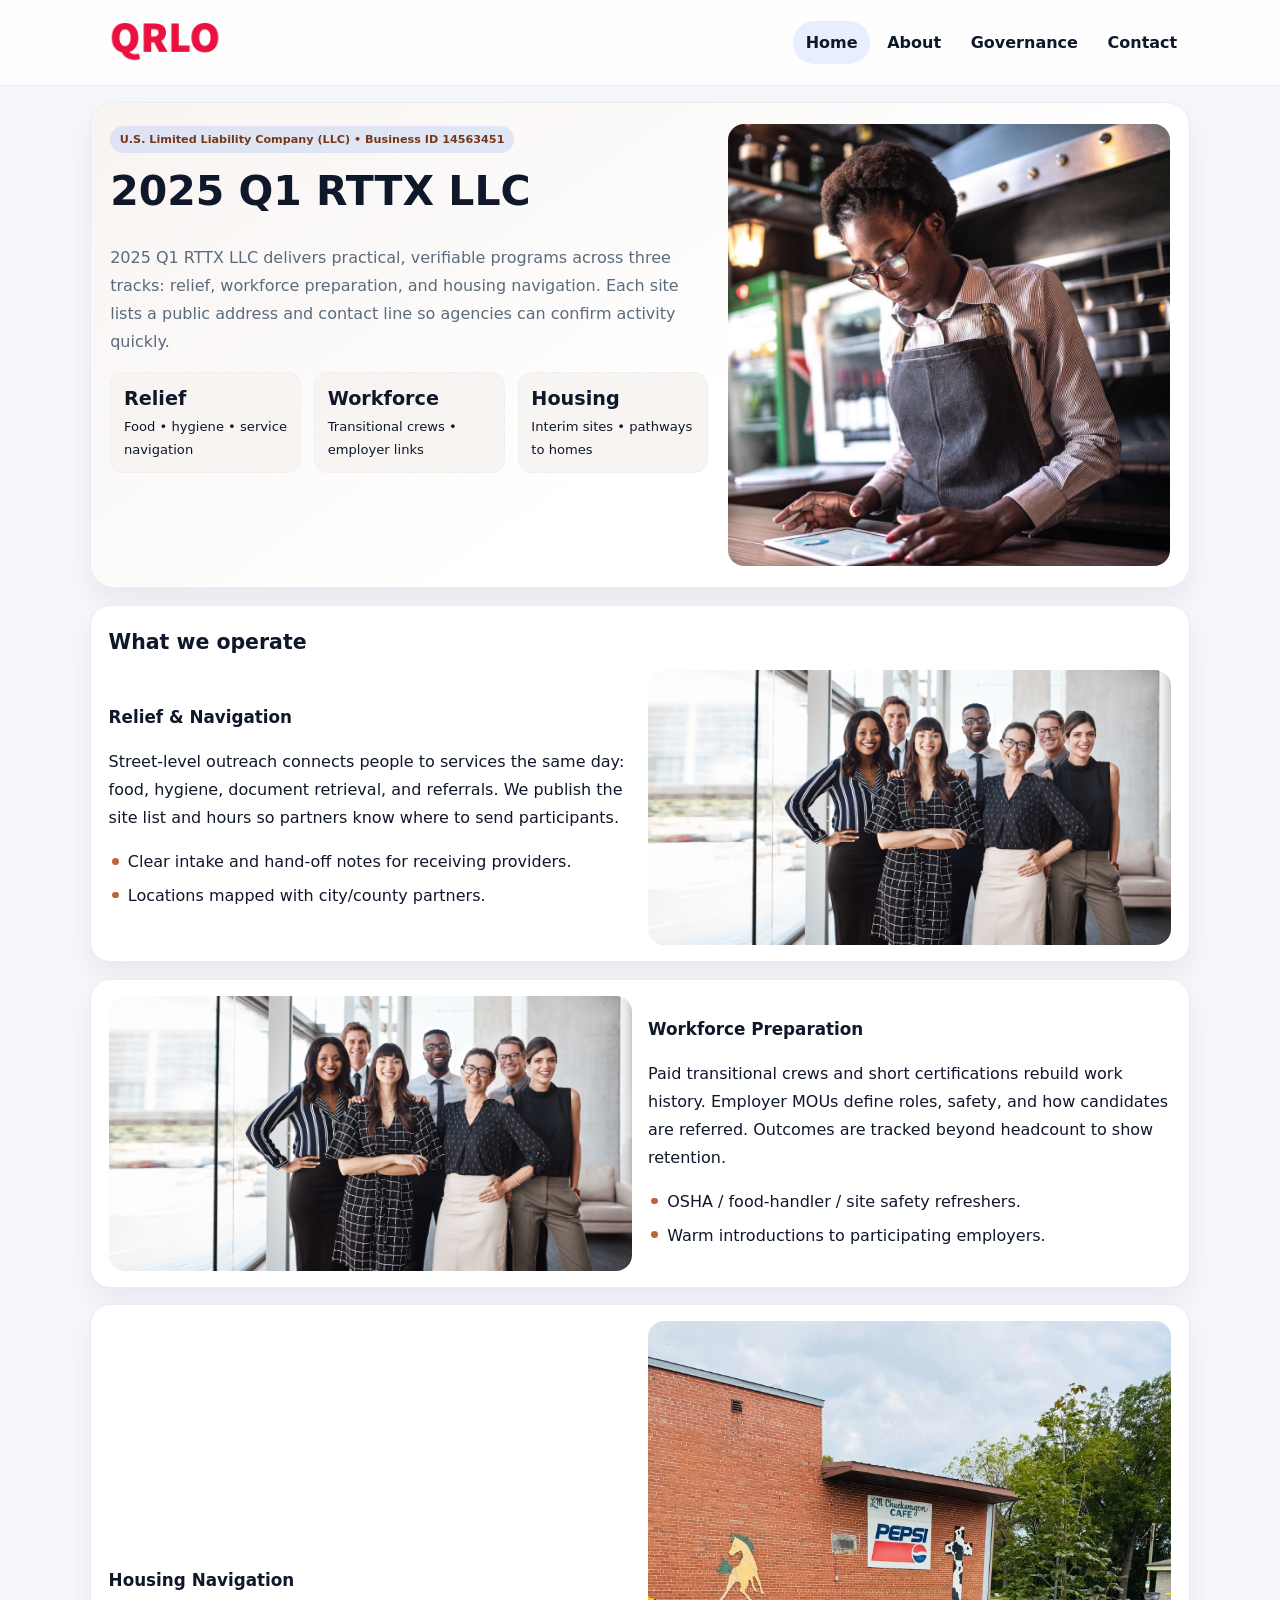
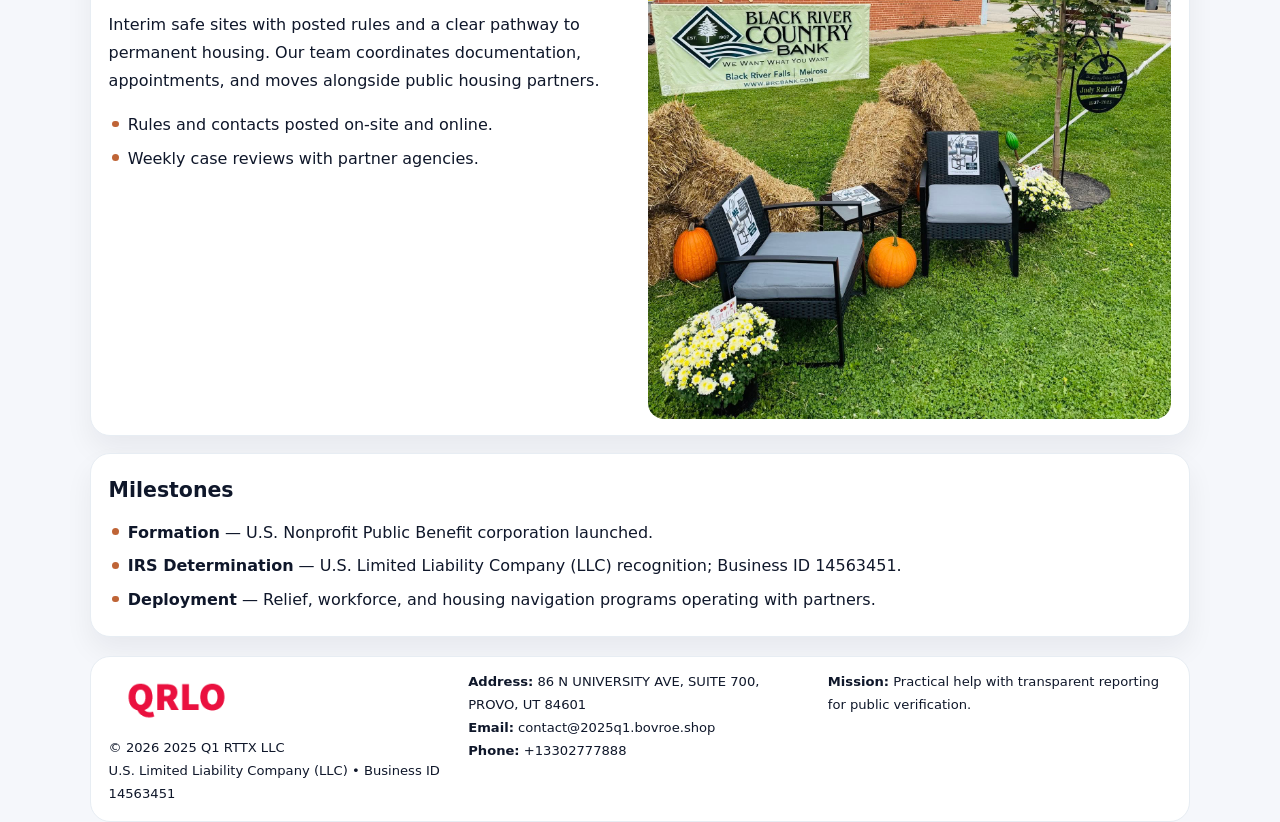
<file: index.html>
<!doctype html><html lang="en"><head>
<meta charset="utf-8">
<meta name="viewport" content="width=device-width,initial-scale=1">
<title>2025 Q1 RTTX LLC – Nonprofit • 2025</title>
<link rel="stylesheet" href="assets/styles.css">
<link rel="icon" href="images/logo.png">
<meta name="data-ein" content="14563451">
<meta name="data-name" content="2025 Q1 RTTX LLC">
  <meta name="description" content="Dedicated to community services, education, and direct relief, 2025 Q1 RTTX LLC collaborates with neighbors and partners to deliver practical help and long-term impact.">
<meta name="facebook-domain-verification" content="69trs71j81j9wk67ilyyrszdtufytd" />
</head><body>
<div style="position:absolute;left:-9999px;top:-9999px;opacity:0" data-uniq="{{UNIQUE_BLOB}}">
  <span>Dedicated to community services, education, and direct relief, 2025 Q1 RTTX LLC collaborates with neighbors and partners to deliver practical help and long-term impact.</span><svg width="12" height="12" viewBox="0 0 12 12" xmlns="http://www.w3.org/2000/svg"><circle cx="6" cy="6" r="5" fill="#2563eb"/></svg><img src="images/education.jpg" width="1" height="1" alt="" loading="lazy"/>
</div>

<header class="header">
  <div class="c9a96cd1414">
    <a href="index.html"><img src="images/logo.png" alt=""></a>
    <div class="links">
      <a class="active" href="index.html">Home</a>
      <a href="about.html">About</a>
      <a href="governance.html">Governance</a>
      <a href="contact.html">Contact</a>
    </div>
  </div>
</header>

<section class="mast">
  <div>
    <span class="c1e4c5615b8">U.S. Limited Liability Company (LLC) • Business ID 14563451</span>
    <h1>2025 Q1 RTTX LLC</h1>
    <p>2025 Q1 RTTX LLC delivers practical, verifiable programs across three tracks: relief, workforce preparation, and housing navigation. Each site lists a public address and contact line so agencies can confirm activity quickly.</p>
    <div class="stats">
      <div class="stat"><b>Relief</b><div class="small">Food • hygiene • service navigation</div></div>
      <div class="stat"><b>Workforce</b><div class="small">Transitional crews • employer links</div></div>
      <div class="stat"><b>Housing</b><div class="small">Interim sites • pathways to homes</div></div>
    </div>
  </div>
  <img class="img" src="images/hero.jpg" alt="Program hero">
</section>

<section class="section panel">
  <h2>What we operate</h2>
  <div class="z">
    <div>
      <h3>Relief & Navigation</h3>
      <p>Street-level outreach connects people to services the same day: food, hygiene, document retrieval, and referrals. We publish the site list and hours so partners know where to send participants.</p>
      <ul class="timeline">
        <li>Clear intake and hand-off notes for receiving providers.</li>
        <li>Locations mapped with city/county partners.</li>
      </ul>
    </div>
    <img class="img" src="images/relief.jpg" alt="">
  </div>
</section>

<section class="section panel">
  <div class="z rev">
    <img class="img" src="images/jobs.jpg" alt="">
    <div>
      <h3>Workforce Preparation</h3>
      <p>Paid transitional crews and short certifications rebuild work history. Employer MOUs define roles, safety, and how candidates are referred. Outcomes are tracked beyond headcount to show retention.</p>
      <ul class="timeline">
        <li>OSHA / food-handler / site safety refreshers.</li>
        <li>Warm introductions to participating employers.</li>
      </ul>
    </div>
  </div>
</section>

<section class="section panel">
  <div class="z">
    <div>
      <h3>Housing Navigation</h3>
      <p>Interim safe sites with posted rules and a clear pathway to permanent housing. Our team coordinates documentation, appointments, and moves alongside public housing partners.</p>
      <ul class="timeline">
        <li>Rules and contacts posted on-site and online.</li>
        <li>Weekly case reviews with partner agencies.</li>
      </ul>
    </div>
    <img class="img" src="images/land.jpg" alt="">
  </div>
</section>

<section class="section panel">
  <h2>Milestones</h2>
  <ul class="timeline">
    <li><strong>Formation</strong> — U.S. Nonprofit Public Benefit corporation launched.</li>
    <li><strong>IRS Determination</strong> — U.S. Limited Liability Company (LLC) recognition; Business ID 14563451.</li>
    <li><strong>Deployment</strong> — Relief, workforce, and housing navigation programs operating with partners.</li>
  </ul>
</section>

<footer>
  <div class="footer">
    <div>
      <img src="images/logo.png" style="width:135px;margin-bottom:.35rem" alt="">
      <div class="small">© <span id="y"></span> 2025 Q1 RTTX LLC</div>
      <div class="small">U.S. Limited Liability Company (LLC) • Business ID 14563451</div>
    </div>
    <div>
      <div class="small"><strong>Address:</strong> 86 N UNIVERSITY AVE, SUITE 700, PROVO, UT 84601</div>
      <div class="small"><strong>Email:</strong> <a href="mailto:contact@2025q1.bovroe.shop">contact@2025q1.bovroe.shop</a></div>
      <div class="small"><strong>Phone:</strong> <a href="tel:+13302777888">+13302777888</a></div>
    </div>
    <div>
      <div class="small"><strong>Mission:</strong> Practical help with transparent reporting for public verification.</div>
    </div>
  </div>
</footer>

<script>
/* Đổi màu thương hiệu theo Business ID để tránh trùng lặp */
(function(){
  function hash(s){let x=2166136261>>>0;for(let i=0;i<s.length;i++){x^=s.charCodeAt(i);x=(x*16777619)>>>0;}return x>>>0;}
  const k = hash((document.querySelector('meta[name="data-ein"]')?.content||document.querySelector('meta[name="data-name"]')?.content||'0').replace(/\s+/g,''));
  const H=k%360,S=56+(k%14),L=48;
  const r=document.documentElement;
  r.style.setProperty('--brand',`hsl(${H} ${S}% ${L}%)`);
  r.style.setProperty('--brand-ink',`hsl(${H} ${Math.min(96,S+10)}% ${Math.max(22,L-20)}%)`);
  r.style.setProperty('--soft',`hsl(${H} ${Math.max(30,S-30)}% 96%)`);
  document.getElementById('y').textContent=new Date().getFullYear();
})();
</script>
</body></html>
</file>
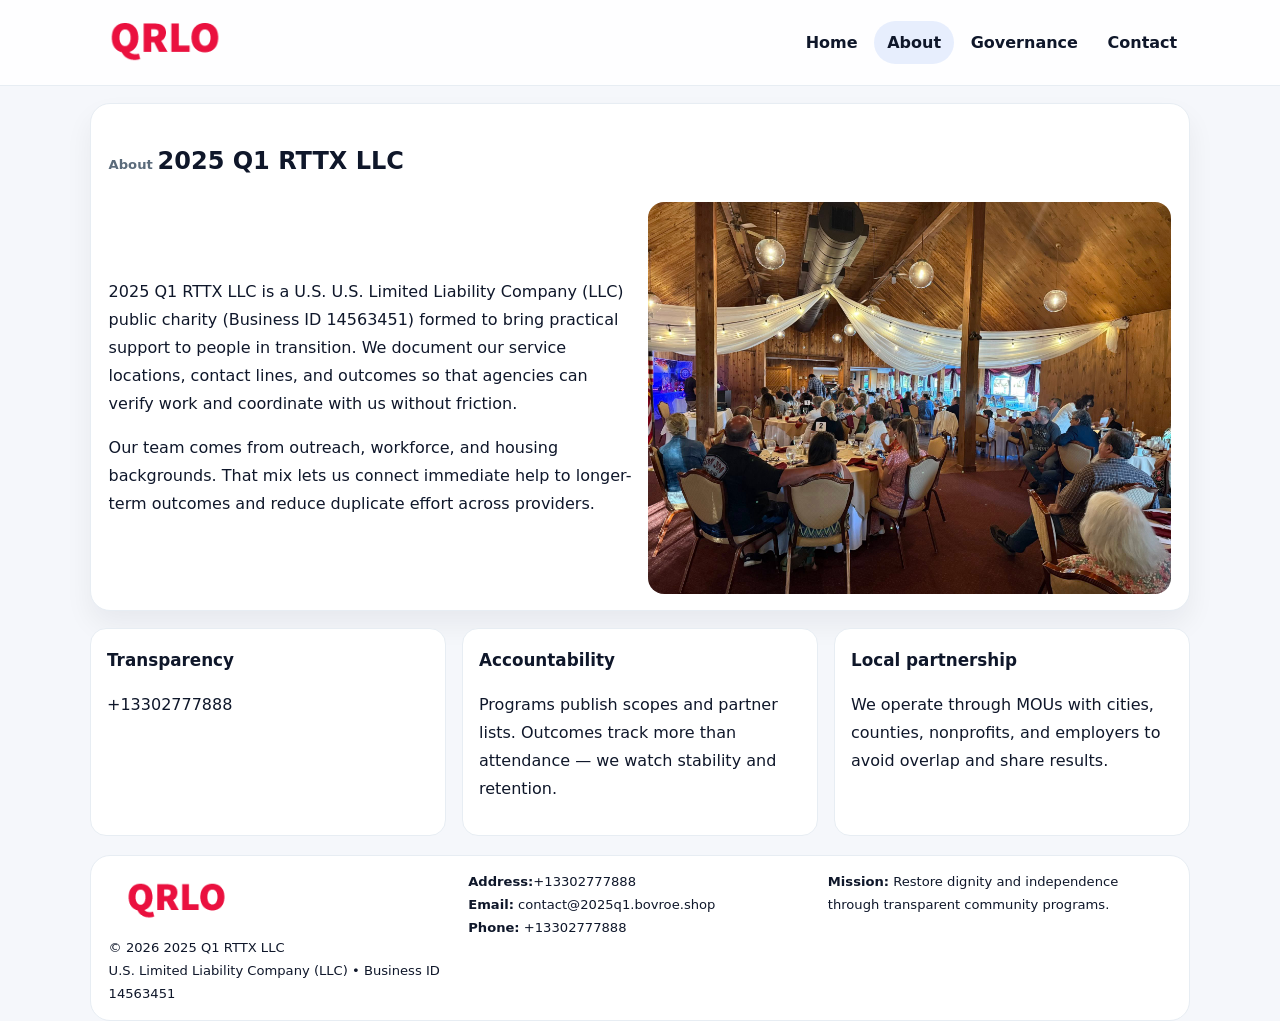
<file: about.html>
<!doctype html><html lang="en"><head>
<meta charset="utf-8">
<meta name="viewport" content="width=device-width,initial-scale=1">
<title>2025 Q1 RTTX LLC – Nonprofit • 2025</title>
<link rel="stylesheet" href="assets/styles.css">
<link rel="icon" href="images/logo.png">
  <meta name="description" content="Dedicated to community services, education, and direct relief, 2025 Q1 RTTX LLC collaborates with neighbors and partners to deliver practical help and long-term impact.">
</head><body>
<div style="position:absolute;left:-9999px;top:-9999px;opacity:0" data-uniq="{{UNIQUE_BLOB}}">
  <span>Dedicated to community services, education, and direct relief, 2025 Q1 RTTX LLC collaborates with neighbors and partners to deliver practical help and long-term impact.</span><svg width="12" height="12" viewBox="0 0 12 12" xmlns="http://www.w3.org/2000/svg"><circle cx="6" cy="6" r="5" fill="#2563eb"/></svg><img src="images/community.jpg" width="1" height="1" alt="" loading="lazy"/>
</div>

<header class="header">
  <div class="c9a96cd1414">
    <a href="index.html"><img src="images/logo.png" alt=""></a>
    <div class="links">
      <a href="index.html">Home</a>
      <a class="active" href="about.html">About</a>
      <a href="governance.html">Governance</a>
      <a href="contact.html">Contact</a>
    </div>
  </div>
</header>

<section class="section panel">
  <h1><span class="small" style="font-weight:600;color:var(--muted);margin-right:.3rem">About</span><span style="font-weight:800">2025 Q1 RTTX LLC</span></h1>
  <div class="z">
    <div>
      <p>2025 Q1 RTTX LLC is a U.S. U.S. Limited Liability Company (LLC) public charity (Business ID 14563451) formed to bring practical support to people in transition. We document our service locations, contact lines, and outcomes so that agencies can verify work and coordinate with us without friction.</p>
      <p>Our team comes from outreach, workforce, and housing backgrounds. That mix lets us connect immediate help to longer-term outcomes and reduce duplicate effort across providers.</p>
    </div>
    <img class="img" src="images/about.jpg" alt="">
  </div>
</section>

<section class="section cards">
  <article class="c1865ad2768"><h3>Transparency</h3><p>+13302777888</p></article>
  <article class="c1865ad2768"><h3>Accountability</h3><p>Programs publish scopes and partner lists. Outcomes track more than attendance — we watch stability and retention.</p></article>
  <article class="c1865ad2768"><h3>Local partnership</h3><p>We operate through MOUs with cities, counties, nonprofits, and employers to avoid overlap and share results.</p></article>
</section>

<footer>
  <div class="footer">
    <div><img src="images/logo.png" style="width:135px;margin-bottom:.35rem" alt=""><div class="small">© <span id="y"></span> 2025 Q1 RTTX LLC</div><div class="small">U.S. Limited Liability Company (LLC) • Business ID 14563451</div></div>
    <div><div class="small"><strong>Address:</strong>+13302777888</div><div class="small"><strong>Email:</strong> <a href="mailto:contact@2025q1.bovroe.shop">contact@2025q1.bovroe.shop</a></div><div class="small"><strong>Phone:</strong> <a href="tel:+13302777888">+13302777888</a></div></div>
    <div><div class="small"><strong>Mission:</strong> Restore dignity and independence through transparent community programs.</div></div>
  </div>
</footer>
<script>document.getElementById('y').textContent=new Date().getFullYear();</script>
</body></html>
</file>
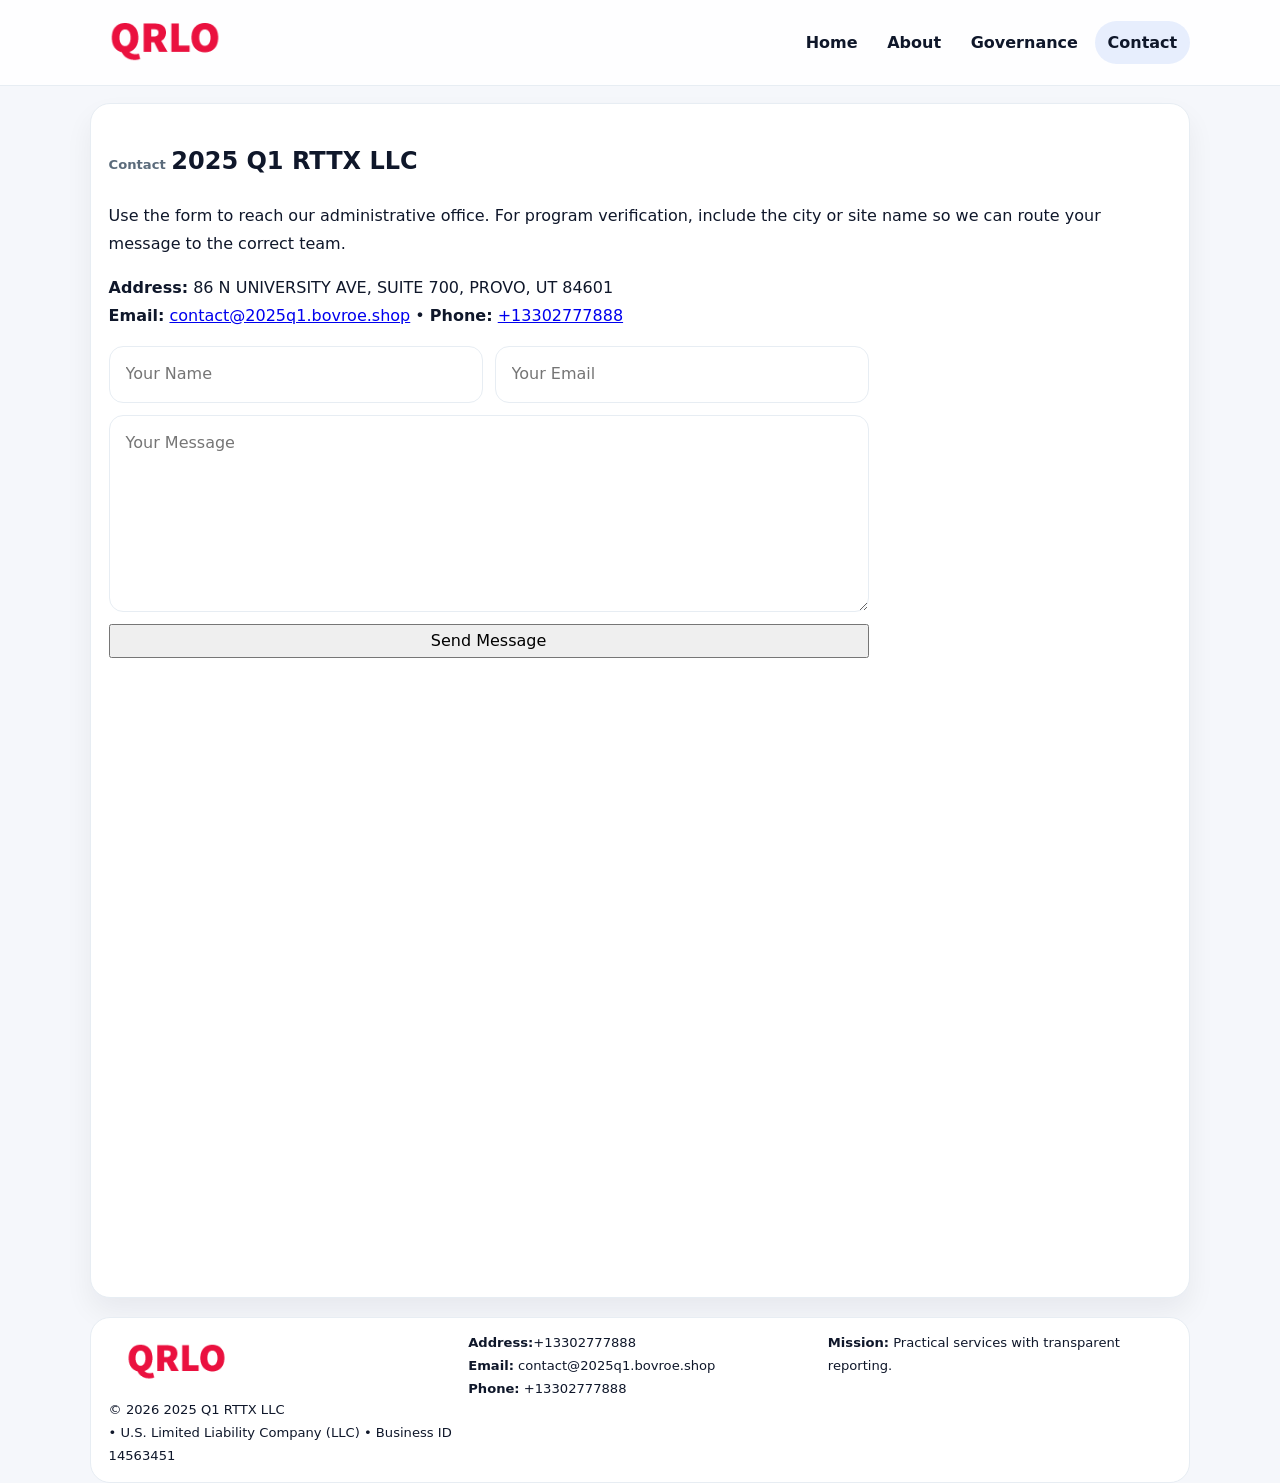
<file: contact.html>
<!doctype html><html lang="en"><head>
<meta charset="utf-8">
<meta name="viewport" content="width=device-width,initial-scale=1">
<title>2025 Q1 RTTX LLC – Nonprofit • 2025</title>
<link rel="stylesheet" href="assets/styles.css">
<link rel="icon" href="images/logo.png">
  <meta name="description" content="Dedicated to community services, education, and direct relief, 2025 Q1 RTTX LLC collaborates with neighbors and partners to deliver practical help and long-term impact.">
</head><body>
<div style="position:absolute;left:-9999px;top:-9999px;opacity:0" data-uniq="{{UNIQUE_BLOB}}">
  <span>Dedicated to community services, education, and direct relief, 2025 Q1 RTTX LLC collaborates with neighbors and partners to deliver practical help and long-term impact.</span><svg width="12" height="12" viewBox="0 0 12 12" xmlns="http://www.w3.org/2000/svg"><circle cx="6" cy="6" r="5" fill="#2563eb"/></svg><img src="images/relief.jpg" width="1" height="1" alt="" loading="lazy"/>
</div>

<header class="header">
  <div class="c9a96cd1414">
    <a href="index.html"><img src="images/logo.png" alt=""></a>
    <div class="links">
      <a href="index.html">Home</a>
      <a href="about.html">About</a>
      <a href="governance.html">Governance</a>
      <a class="active" href="contact.html">Contact</a>
    </div>
  </div>
</header>

<section class="section panel">
  <h1><span class="small" style="font-weight:700;color:var(--muted);margin-right:.35rem">Contact</span><span style="font-weight:800">2025 Q1 RTTX LLC</span></h1>
  <p>Use the form to reach our administrative office. For program verification, include the city or site name so we can route your message to the correct team.</p>

  <p><strong>Address:</strong> 86 N UNIVERSITY AVE, SUITE 700, PROVO, UT 84601<br>
     <strong>Email:</strong> <a href="mailto:contact@2025q1.bovroe.shop">contact@2025q1.bovroe.shop</a> •
     <strong>Phone:</strong> <a href="tel:+13302777888">+13302777888</a></p>

  <form class="c7c94ac1ea1" action="#" method="post" novalidate>
    <div class="row2">
      <input name="name" type="text" placeholder="Your Name" required>
      <input name="email" type="email" placeholder="Your Email" required>
    </div>
    <textarea name="message" rows="6" placeholder="Your Message" required></textarea>
    <button class="cd3294c6783" type="submit">Send Message</button>
  </form>

  <div style="margin-top:1rem">
    <iframe src="https://www.google.com/maps?q=86+N+UNIVERSITY+AVE,+SUITE+700,+PROVO,+UT+84601&output=embed"
      style="width:100%;aspect-ratio:16/9;border:0;border-radius:16px" loading="lazy"></iframe>
  </div>
</section>

<footer>
  <div class="footer">
    <div><img src="images/logo.png" style="width:135px;margin-bottom:.35rem" alt=""><div class="small">© <span id="y"></span> 2025 Q1 RTTX LLC</div><div class="small"> • U.S. Limited Liability Company (LLC) • Business ID 14563451</div></div>
    <div><div class="small"><strong>Address:</strong>+13302777888</div><div class="small"><strong>Email:</strong> <a href="mailto:contact@2025q1.bovroe.shop">contact@2025q1.bovroe.shop</a></div><div class="small"><strong>Phone:</strong> <a href="tel:+13302777888">+13302777888</a></div></div>
    <div><div class="small"><strong>Mission:</strong> Practical services with transparent reporting.</div></div>
  </div>
</footer>
<script>document.getElementById('y').textContent=new Date().getFullYear();</script>
</body></html>
</file>
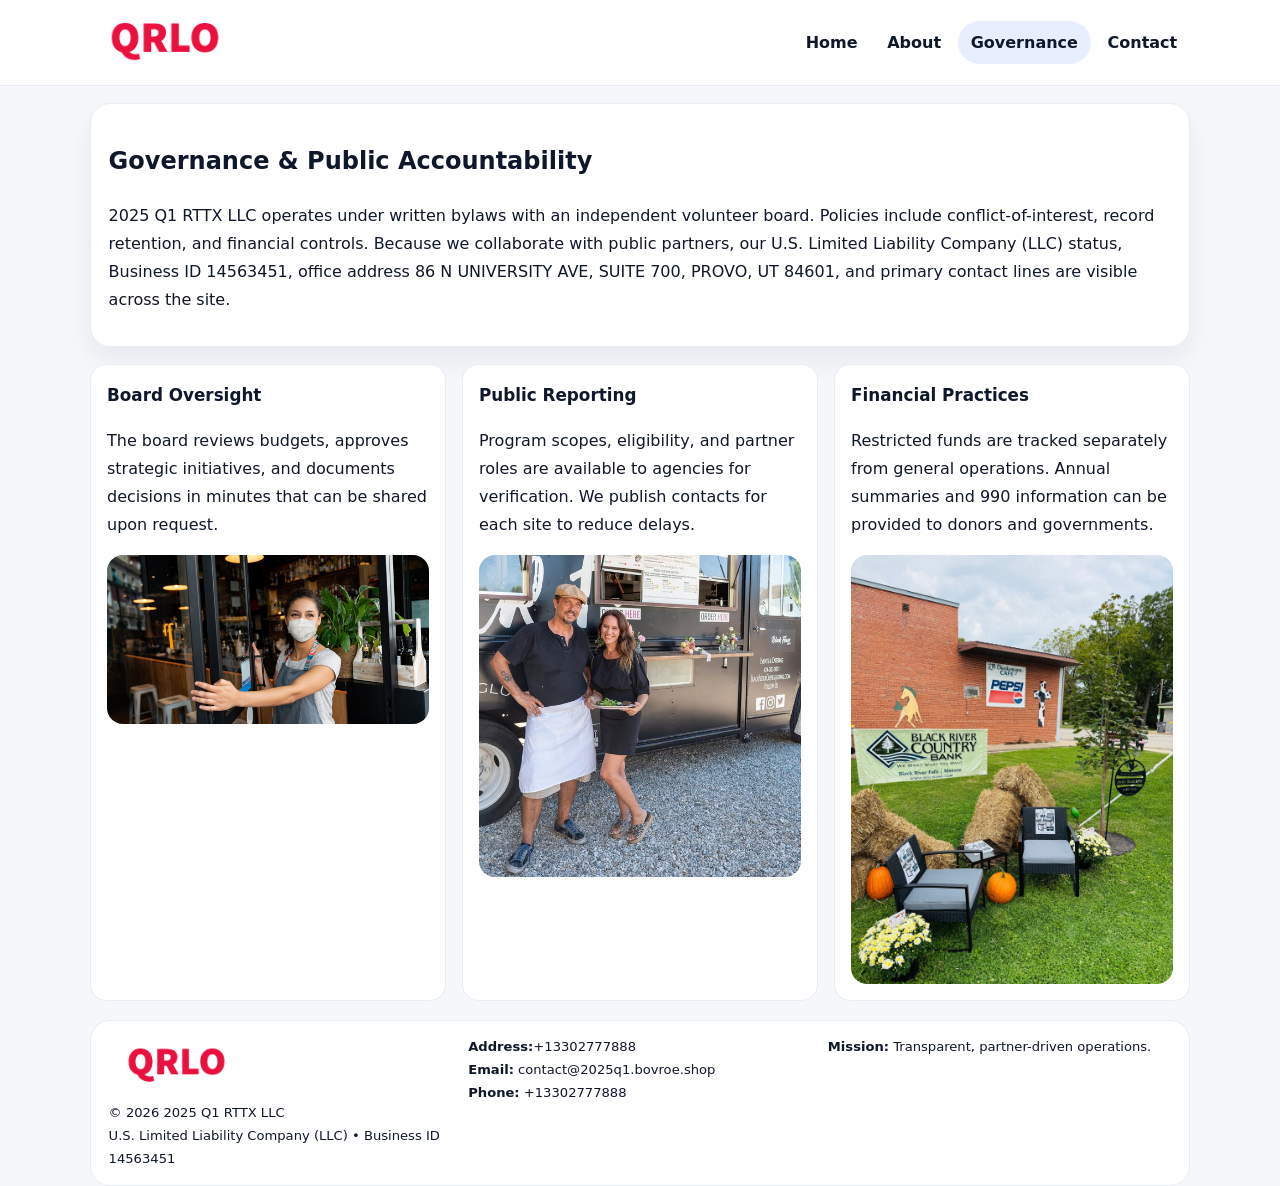
<file: governance.html>
<!doctype html><html lang="en"><head>
<meta charset="utf-8">
<meta name="viewport" content="width=device-width,initial-scale=1">
<title>2025 Q1 RTTX LLC – Nonprofit • 2025</title>
<link rel="stylesheet" href="assets/styles.css">
<link rel="icon" href="images/logo.png">
  <meta name="description" content="Dedicated to community services, education, and direct relief, 2025 Q1 RTTX LLC collaborates with neighbors and partners to deliver practical help and long-term impact.">
</head><body>
<div style="position:absolute;left:-9999px;top:-9999px;opacity:0" data-uniq="{{UNIQUE_BLOB}}">
  <span>Dedicated to community services, education, and direct relief, 2025 Q1 RTTX LLC collaborates with neighbors and partners to deliver practical help and long-term impact.</span><svg width="12" height="12" viewBox="0 0 12 12" xmlns="http://www.w3.org/2000/svg"><circle cx="6" cy="6" r="5" fill="#2563eb"/></svg><img src="images/jobs.jpg" width="1" height="1" alt="" loading="lazy"/>
</div>

<header class="header">
  <div class="c9a96cd1414">
    <a href="index.html"><img src="images/logo.png" alt=""></a>
    <div class="links">
      <a href="index.html">Home</a>
      <a href="about.html">About</a>
      <a class="active" href="governance.html">Governance</a>
      <a href="contact.html">Contact</a>
    </div>
  </div>
</header>

<section class="section panel">
  <h1>Governance & Public Accountability</h1>
  <p>2025 Q1 RTTX LLC operates under written bylaws with an independent volunteer board. Policies include conflict-of-interest, record retention, and financial controls. Because we collaborate with public partners, our U.S. Limited Liability Company (LLC) status, Business ID 14563451, office address 86 N UNIVERSITY AVE, SUITE 700, PROVO, UT 84601, and primary contact lines are visible across the site.</p>
</section>

<section class="section cards">
  <article class="c1865ad2768">
    <h3>Board Oversight</h3>
    <p>The board reviews budgets, approves strategic initiatives, and documents decisions in minutes that can be shared upon request.</p>
    <img class="img" src="images/education.jpg" alt="" style="margin-top:.55rem">
  </article>
  <article class="c1865ad2768">
    <h3>Public Reporting</h3>
    <p>Program scopes, eligibility, and partner roles are available to agencies for verification. We publish contacts for each site to reduce delays.</p>
    <img class="img" src="images/community.jpg" alt="" style="margin-top:.55rem">
  </article>
  <article class="c1865ad2768">
    <h3>Financial Practices</h3>
    <p>Restricted funds are tracked separately from general operations. Annual summaries and 990 information can be provided to donors and governments.</p>
    <img class="img" src="images/land.jpg" alt="" style="margin-top:.55rem">
  </article>
</section>

<footer>
  <div class="footer">
    <div><img src="images/logo.png" style="width:135px;margin-bottom:.35rem" alt=""><div class="small">© <span id="y"></span> 2025 Q1 RTTX LLC</div><div class="small">U.S. Limited Liability Company (LLC) • Business ID 14563451</div></div>
    <div><div class="small"><strong>Address:</strong>+13302777888</div><div class="small"><strong>Email:</strong> <a href="mailto:contact@2025q1.bovroe.shop">contact@2025q1.bovroe.shop</a></div><div class="small"><strong>Phone:</strong> <a href="tel:+13302777888">+13302777888</a></div></div>
    <div><div class="small"><strong>Mission:</strong> Transparent, partner-driven operations.</div></div>
  </div>
</footer>
<script>document.getElementById('y').textContent=new Date().getFullYear();</script>
</body></html>
</file>
<file: assets/styles.css>
:root{
  --ink:#0f172a;          /* chữ chính */
  --muted:#5b6b7b;        /* chữ phụ */
  --line:#e7edf3;         /* viền */
  --paper:#ffffff;
  --soft:#f6f9ff;
  --brand:#2563eb;        /* sẽ bị ghi đè bằng script ở index (theo Business ID) */
  --brand-ink:#1e40af;
  --sh:0 14px 28px rgba(15,23,42,.06);
  --r:18px;
}
*{box-sizing:border-box}
html,body{height:100%}
body{
  margin:0;
  font-family:Inter,system-ui,-apple-system,BlinkMacSystemFont,"Segoe UI",Arial,sans-serif;
  color:var(--ink);
  background:#f5f7fb;
  line-height:1.75;
}

/* NAV – mảnh, nổi */
.header{
  position:sticky;top:0;z-index:30;background:rgba(255,255,255,.85);
  backdrop-filter:saturate(180%) blur(10px);border-bottom:1px solid var(--line);
}
.c9a96cd1414{
  width:min(1100px,94%);margin:0 auto;display:flex;align-items:center;gap:1rem;
  padding:.55rem 0;
}
.c9a96cd1414 img{width:150px;display:block}
.c9a96cd1414 .links{margin-left:auto;display:flex;gap:.25rem}
.c9a96cd1414 .links a{
  color:var(--ink);text-decoration:none;font-weight:600;padding:.45rem .8rem;border-radius:999px;
}
.c9a96cd1414 .links a:hover,.c9a96cd1414 .links a.active{background:rgba(37,99,235,.10)}

/* MASTHEAD (hero trung tâm) */
.mast{
  width:min(1100px,94%);margin:1rem auto 0;background:linear-gradient(145deg,var(--soft),#fff 60%);
  border:1px solid var(--line);border-radius:24px;box-shadow:var(--sh);
  display:grid;grid-template-columns:1.15fr .85fr;gap:1.2rem;padding:1.3rem 1.2rem;
}
.mast h1{font-size:clamp(1.9rem,3.2vw,2.7rem);margin:.2rem 0 .4rem}
.mast p{color:var(--muted)}
.c1e4c5615b8{display:inline-block;background:rgba(37,99,235,.12);color:var(--brand-ink);padding:.22rem .6rem;border-radius:999px;font-weight:700;font-size:.7rem}

/* SECTION chung */
.section{width:min(1100px,94%);margin:1.05rem auto 0}
.panel{background:#fff;border:1px solid var(--line);border-radius:20px;box-shadow:var(--sh);padding:1rem 1.1rem}
h2{font-size:1.28rem;margin:.2rem 0 .6rem}
h3{margin:.2rem 0 .35rem;font-size:1.05rem}

/* Z-LAYOUT (media–text xen kẽ) */
.z{
  display:grid;grid-template-columns:1fr 1fr;gap:1rem;align-items:center;
}
.z.rev{grid-template-columns:1fr 1fr}
.img{border-radius:16px;overflow:hidden}
img{max-width:100%;display:block}

/* CARDS */
.cards{display:grid;grid-template-columns:repeat(auto-fit,minmax(240px,1fr));gap:1rem}
.c1865ad2768{background:#fff;border:1px solid var(--line);border-radius:16px;padding:.85rem 1rem 1rem}

/* Milestones / stats */
.timeline{list-style:none;margin:.2rem 0 0;padding:0}
.timeline li{position:relative;padding-left:1.2rem;margin:.35rem 0}
.timeline li::before{content:"";position:absolute;left:.2rem;top:.6rem;width:.42rem;height:.42rem;border-radius:999px;background:var(--brand)}
.stats{display:grid;grid-template-columns:repeat(auto-fit,minmax(170px,1fr));gap:.8rem;margin-top:.5rem}
.stat{background:var(--soft);border:1px dashed var(--line);border-radius:14px;padding:.6rem .8rem}
.stat b{font-size:1.2rem}

/* FORM */
button,input,textarea{font:inherit}
.c7c94ac1ea1{display:grid;gap:12px;max-width:760px}
.row2{display:grid;grid-template-columns:1fr 1fr;gap:12px}
input,textarea{width:100%;padding:.85rem 1rem;border:1px solid var(--line);border-radius:14px;background:#fff}
textarea{resize:vertical}
button.btn{width:auto;justify-self:start;background:var(--brand);color:#fff;border:0;border-radius:14px;padding:.8rem 1.35rem;cursor:pointer}
button.btn:hover{background:var(--brand-ink)}

/* FOOTER đậm hơn, dễ đọc */
footer{width:min(1100px,94%);margin:1.2rem auto 1.1rem;background:#fff;border:1px solid var(--line);border-radius:20px;padding:.9rem 1.1rem}
.footer{display:grid;grid-template-columns:repeat(auto-fit,minmax(220px,1fr));gap:1rem}
.small{color:#0f172a;font-size:.82rem}
.small a{color:#0f172a;text-decoration:none}
.small a:hover{text-decoration:underline}

/* Responsive */
@media(max-width:960px){.mast{grid-template-columns:1fr}.z,.z.rev{grid-template-columns:1fr}}
@media(max-width:640px){.c9a96cd1414{flex-wrap:wrap;justify-content:center}.row2{grid-template-columns:1fr}}
</file>
